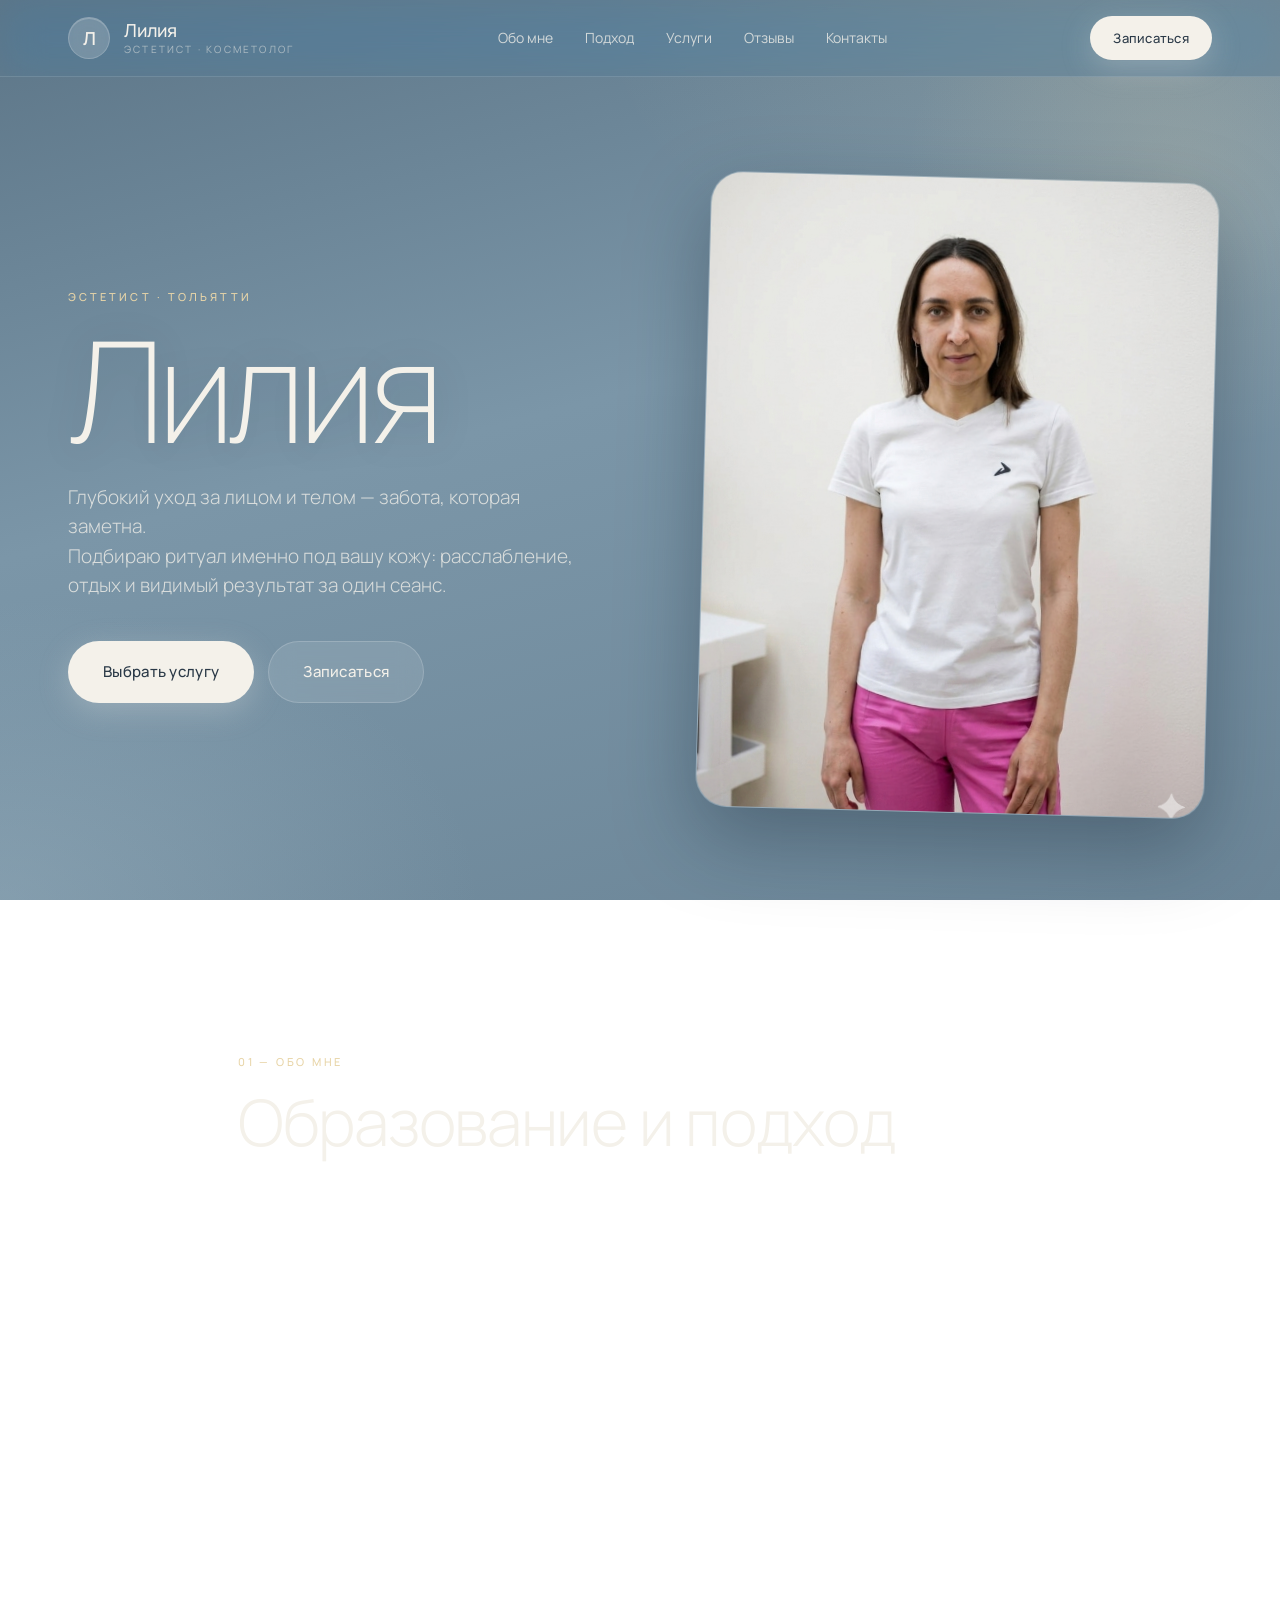
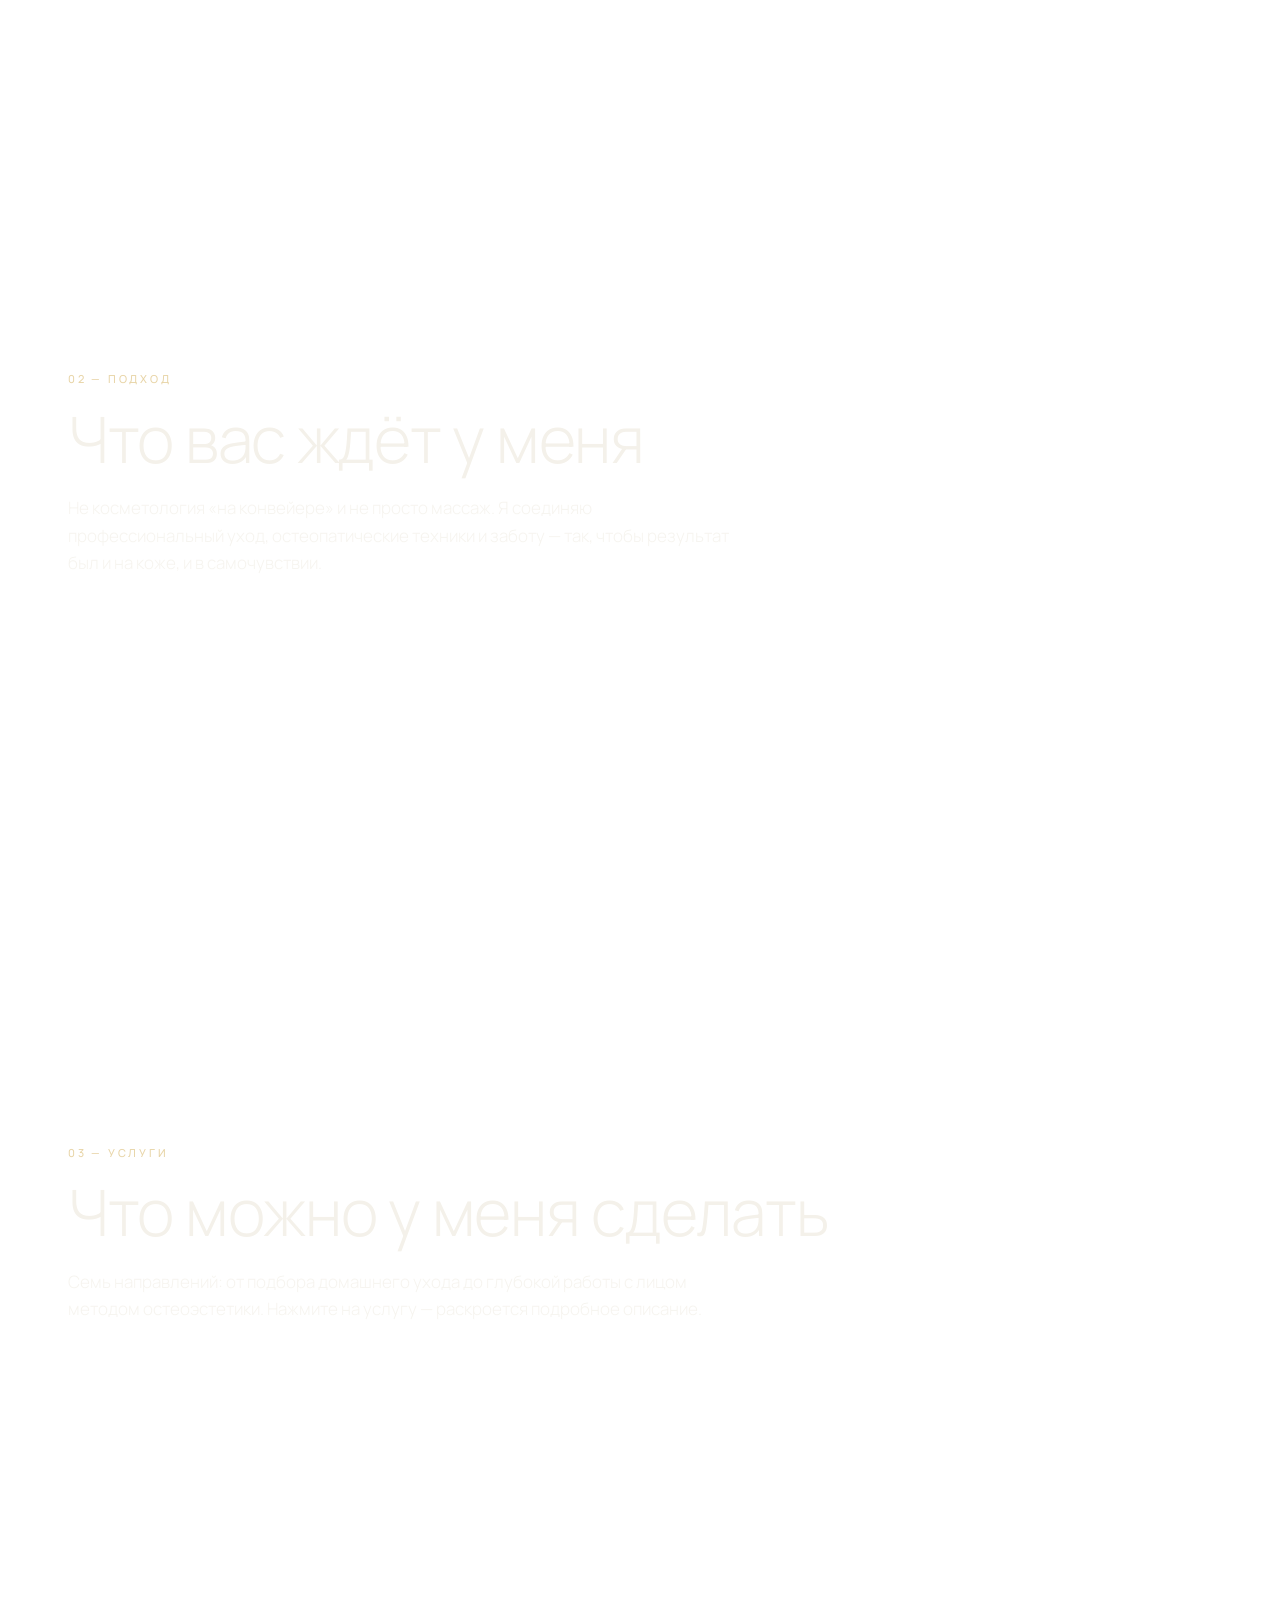
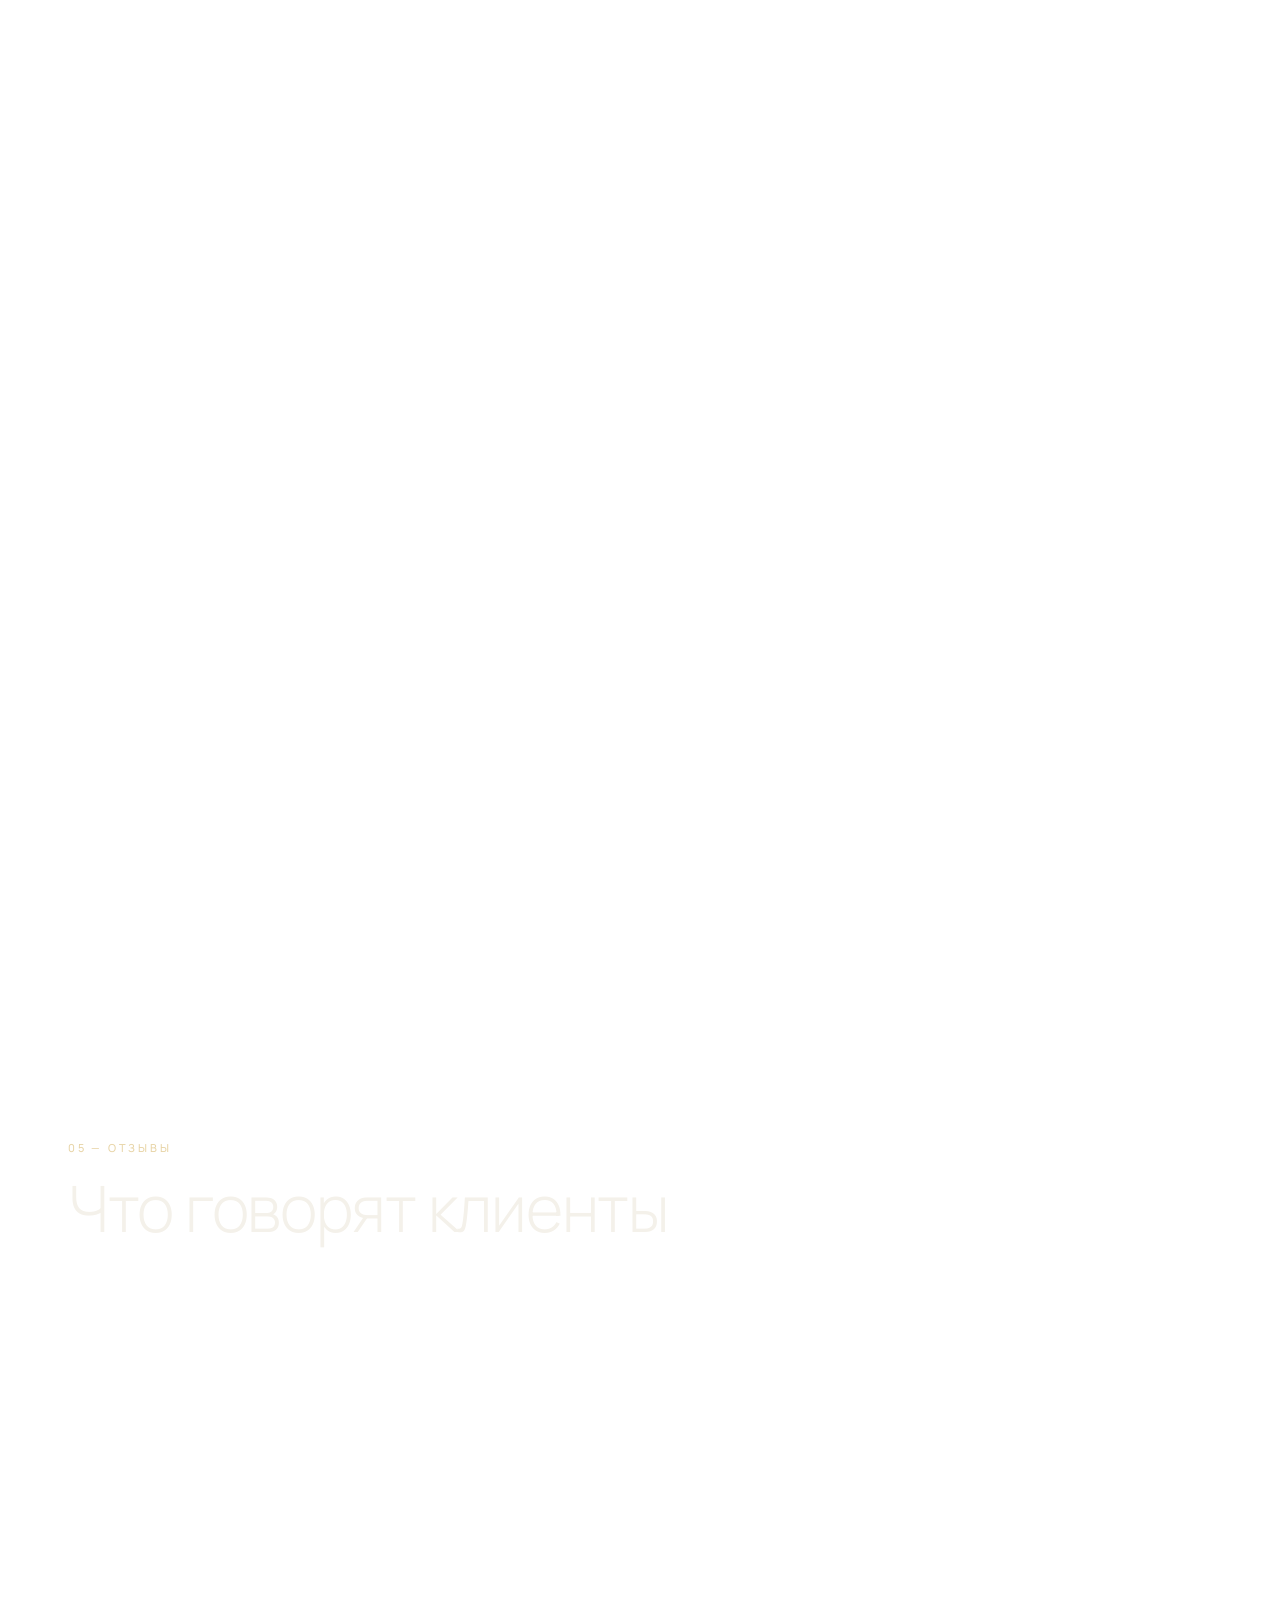
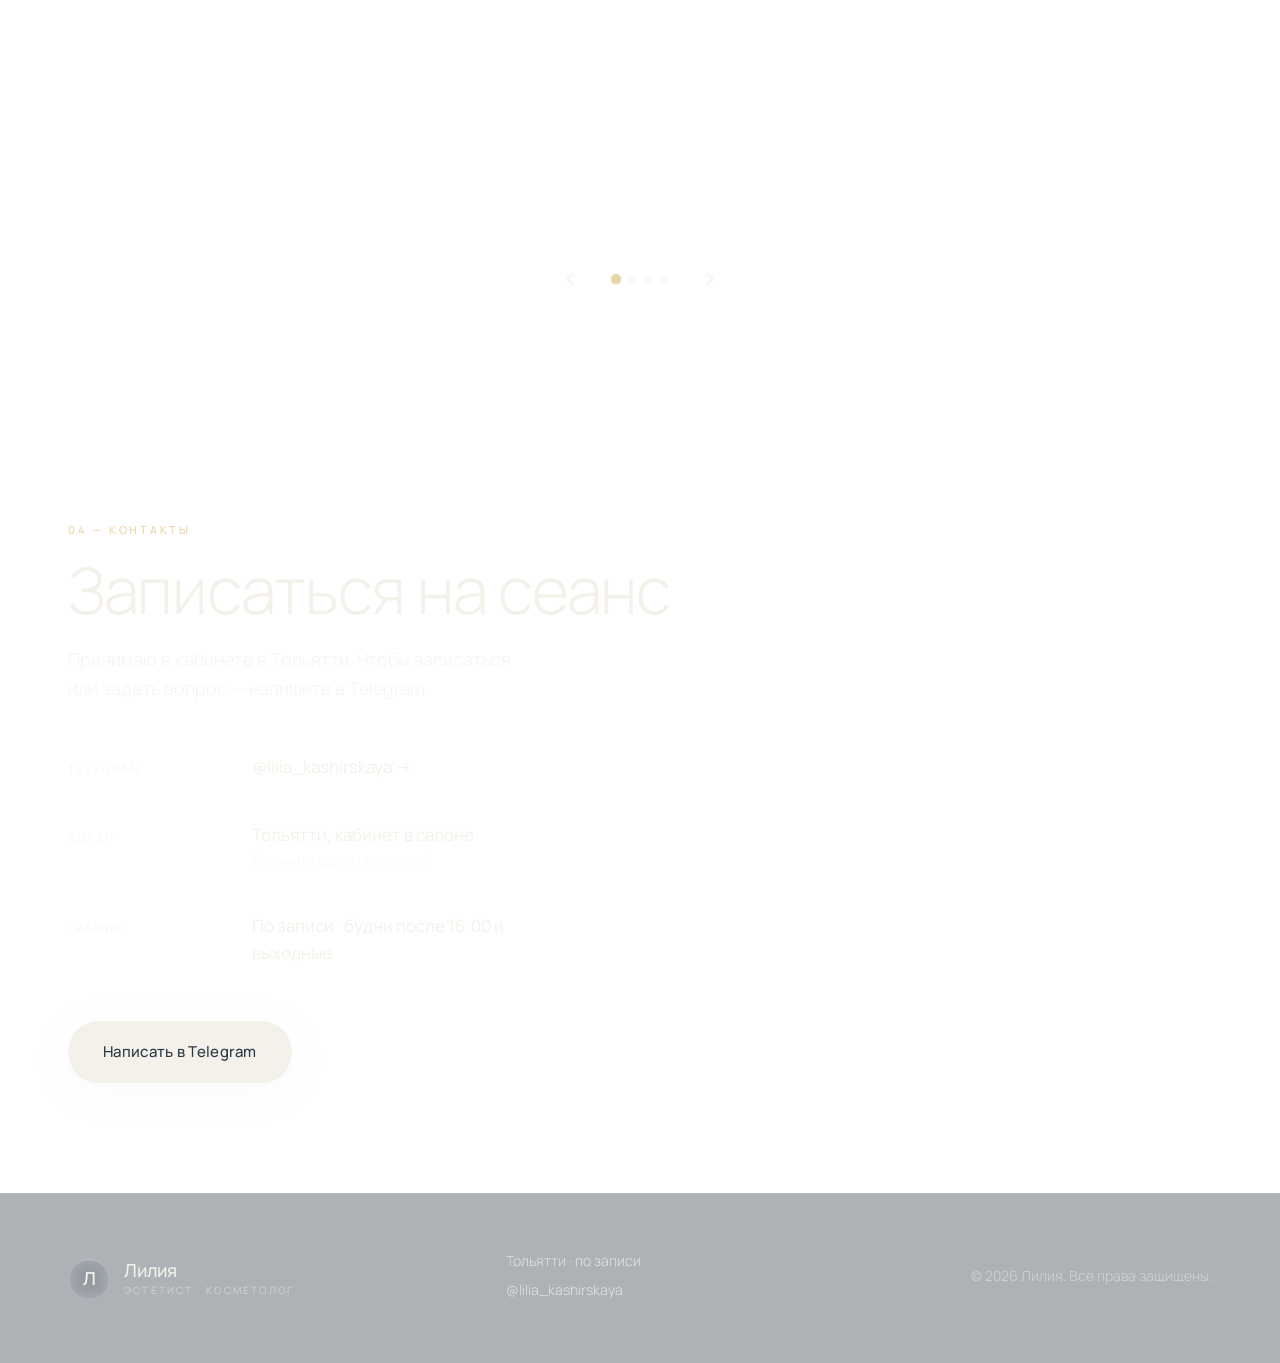
<file: index.html>
<!DOCTYPE html>
<html lang="ru">
<head>
    <meta charset="UTF-8">
    <meta name="viewport" content="width=device-width, initial-scale=1.0">
    <title>Лилия — эстетист-косметолог | Тольятти</title>
    <meta name="description" content="Лилия — эстетист, провизор. Подбор домашнего ухода, лимфодренаж, пилинги, чистка лица, карбокситерапия, остеоэстетика. Тольятти.">
    <link rel="preconnect" href="https://fonts.googleapis.com">
    <link rel="preconnect" href="https://fonts.gstatic.com" crossorigin>
    <link href="https://fonts.googleapis.com/css2?family=Manrope:wght@200;300;400;500;600;700&display=swap" rel="stylesheet">
    <link rel="stylesheet" href="styles.css">
</head>
<body>

<header class="header" id="header">
    <div class="container header__inner">
        <a href="#top" class="logo">
            <span class="logo__mark">Л</span>
            <span class="logo__text">Лилия<small>эстетист · косметолог</small></span>
        </a>

        <nav class="nav" id="nav">
            <a href="#about" class="nav__link">Обо мне</a>
            <a href="#offer" class="nav__link">Подход</a>
            <a href="#services" class="nav__link">Услуги</a>
            <a href="#reviews" class="nav__link">Отзывы</a>
            <a href="#contacts" class="nav__link">Контакты</a>
        </nav>

        <a href="#contacts" class="btn btn--primary header__cta">Записаться</a>

        <button class="burger" id="burger" aria-label="Меню" aria-expanded="false">
            <span></span><span></span><span></span>
        </button>
    </div>
</header>

<main id="top">

    <!-- HERO -->
    <section class="hero">
        <div class="container hero__inner">
            <div class="hero__content">
                <p class="hero__eyebrow">Эстетист · Тольятти</p>
                <h1 class="hero__title">Лилия</h1>
                <p class="hero__sub">Глубокий уход за лицом и телом — забота, которая заметна.<br>Подбираю ритуал именно под вашу кожу: расслабление, отдых и видимый результат за один сеанс.</p>
                <div class="hero__actions">
                    <a href="#services" class="btn btn--primary btn--lg">Выбрать услугу</a>
                    <a href="#contacts" class="btn btn--ghost btn--lg">Записаться</a>
                </div>
            </div>
            <div class="hero__media">
                <img src="images/liliya_final.jpg" alt="Лилия — эстетист, косметолог" class="hero__photo" onerror="this.parentElement.classList.add('hero__media--placeholder'); this.style.display='none'">
                <div class="hero__placeholder">
                    <span>Фото<br>Лилии</span>
                </div>
            </div>
        </div>
    </section>

    <!-- ABOUT -->
    <section class="section" id="about">
        <div class="container container--narrow">
            <p class="eyebrow">01 — Обо мне</p>
            <h2 class="section__title">Образование и подход</h2>
            <ul class="about__list">
                <li>Эстетист — профильное образование</li>
                <li>Провизор — фармацевтическое образование, разбираюсь в составах косметики</li>
                <li>Полный курс специалиста по эстетическим уходам, пилингам и аппаратным методикам</li>
                <li>Использую остеопатические техники в работе с лицом — учитываю анатомию мышц, фасций и крепления тканей</li>
                <li>Принимаю женщин и мужчин в кабинете в Тольятти</li>
            </ul>
            <p class="about__lead">
                Работаю мягкими, безболезненными техниками. На сеансе вы не просто получаете процедуру —
                вы возвращаете себе время на отдых, чувствуете тело и кожу, выходите с ощущением, что о вас позаботились.
            </p>
        </div>
    </section>

    <!-- OFFER / USP -->
    <section class="section section--alt" id="offer">
        <div class="container">
            <p class="eyebrow">02 — Подход</p>
            <h2 class="section__title">Что вас ждёт у меня</h2>
            <p class="section__lead">Не косметология «на конвейере» и не просто массаж. Я соединяю профессиональный уход, остеопатические техники и заботу — так, чтобы результат был и на коже, и в самочувствии.</p>

            <div class="benefits">
                <article class="benefit">
                    <span class="benefit__num">01</span>
                    <h3>Индивидуально под вас</h3>
                    <p>Сначала разбираем запрос, тип кожи, образ жизни. Потом подбираю протокол и средства — не наоборот.</p>
                </article>
                <article class="benefit">
                    <span class="benefit__num">02</span>
                    <h3>Работа с первопричиной</h3>
                    <p>Учитываю анатомию: мышцы, фасции, лимфу, крепления. Поэтому результат держится дольше, чем после обычного массажа.</p>
                </article>
                <article class="benefit">
                    <span class="benefit__num">03</span>
                    <h3>Без боли и реабилитации</h3>
                    <p>Мягкие техники, малоинвазивные составы, быстрый возврат к обычной жизни — без выпадения из социальной активности.</p>
                </article>
                <article class="benefit">
                    <span class="benefit__num">04</span>
                    <h3>Время на себя</h3>
                    <p>На сеансе клиенты восстанавливаются и расслабляются — многие говорят, что чувствуют себя как после хорошего СПА.</p>
                </article>
            </div>
        </div>
    </section>

    <!-- SERVICES -->
    <section class="section" id="services">
        <div class="container">
            <p class="eyebrow">03 — Услуги</p>
            <h2 class="section__title">Что можно у меня сделать</h2>
            <p class="section__lead">Семь направлений: от подбора домашнего ухода до глубокой работы с лицом методом остеоэстетики. Нажмите на услугу — раскроется подробное описание.</p>

            <div class="services">

                <!-- 1 -->
                <details class="service">
                    <summary class="service__summary">
                        <span class="service__num">01</span>
                        <span class="service__head">
                            <span class="service__title">Подбор средств для домашнего ухода</span>
                            <span class="service__meta">Офлайн · 1 час</span>
                        </span>
                        <span class="service__price">2 500 ₽<small>средства оплачиваются отдельно</small></span>
                        <span class="service__chev" aria-hidden="true">+</span>
                    </summary>
                    <div class="service__body">
                        <div class="service__col">
                            <h4>О процедуре</h4>
                            <ul>
                                <li>Индивидуальный подход и решение конкретных задач, которые волнуют вас</li>
                                <li>Подбор средств по типу кожи, её состоянию и решаемым задачам</li>
                                <li>Поддержание здоровья кожи: увлажнение, питание, обновление клеток</li>
                                <li>Уход за отдельными зонами: область глаз, декольте, Т-зона</li>
                                <li>Подбор ежедневного ухода для женщин и мужчин</li>
                                <li>Регулярный ритуал заботы о себе — время, посвящённое себе</li>
                            </ul>
                        </div>
                        <div class="service__col">
                            <h4>Как проходит</h4>
                            <ol>
                                <li>Определяем запрос и решаемую задачу</li>
                                <li>Анамнез: разбираем уже существующий уход</li>
                                <li>Определяем тип и состояние кожи</li>
                                <li>Оцениваем средства: что оставить, убрать, добавить</li>
                                <li>Подбираем необходимые средства, обсуждаем особенности</li>
                                <li>Протокол ухода — «тактильное знакомство» с продуктами</li>
                                <li>Заказ и покупка выбранных средств</li>
                            </ol>
                        </div>
                        <div class="service__col">
                            <h4>Результат</h4>
                            <ul>
                                <li>Понимание особенностей своей кожи и её потребностей</li>
                                <li>Уход с учётом сезонности и времени года</li>
                                <li>Подбор для всего лица и отдельных зон (глаза, шея, декольте)</li>
                                <li>Улучшение состояния кожи при регулярном уходе</li>
                                <li>Готовый ритуал правильного и эффективного ухода дома</li>
                            </ul>
                        </div>
                        <div class="service__cta">
                            <a href="#contacts" class="btn btn--primary">Записаться на подбор</a>
                        </div>
                    </div>
                </details>

                <!-- 2 -->
                <details class="service">
                    <summary class="service__summary">
                        <span class="service__num">02</span>
                        <span class="service__head">
                            <span class="service__title">Лимфодренаж всего тела</span>
                            <span class="service__meta">Офлайн · 1,5 часа</span>
                        </span>
                        <span class="service__price">
                            <span class="service__price-row"><s>2 500 ₽</s> <strong>2 000 ₽</strong> <small>первый сеанс</small></span>
                            <span class="service__price-row">2 500 ₽ <small>повторный</small></span>
                            <span class="service__price-row"><s>10 000 ₽</s> <strong>9 000 ₽</strong> <small>курс из 4</small></span>
                        </span>
                        <span class="service__chev" aria-hidden="true">+</span>
                    </summary>
                    <div class="service__body">
                        <div class="service__col">
                            <h4>О процедуре</h4>
                            <ul>
                                <li>Улучшение детоксикации организма, выведение токсинов</li>
                                <li>Особенно показано после отравления, болезни, приёма лекарств</li>
                                <li>Уменьшение отёков и объёмов за счёт снятия застоя лимфы</li>
                                <li>Улучшение микроциркуляции и качества кожи</li>
                                <li>Подготовка к косметологическим и массажным сеансам — усиливает их эффект</li>
                                <li>Медленные, плавные, безболезненные движения — успокоение и релаксация</li>
                                <li>Особенно полезно при сидячей работе и малоподвижном образе жизни</li>
                            </ul>
                        </div>
                        <div class="service__col">
                            <h4>Как проходит</h4>
                            <ol>
                                <li>Работа со всеми диафрагмами тела</li>
                                <li>Освобождение венозного угла (ключицы, шея)</li>
                                <li>Освобождение тока лимфы в области головы и шеи</li>
                                <li>Грудобрюшная диафрагма — снятие напряжения, включение в работу</li>
                                <li>Формирование правильного паттерна дыхания</li>
                                <li>Работа с брюшной стенкой, паховой областью, подколенным пространством</li>
                                <li>Прокачка тока лимфы по всему телу</li>
                            </ol>
                        </div>
                        <div class="service__col">
                            <h4>Результат</h4>
                            <ul>
                                <li>Выведение токсинов, «очищение» организма</li>
                                <li>Снятие ограничений по ходу тока лимфы</li>
                                <li>Улучшение качества кожи, уменьшение отёчности тканей</li>
                                <li>Расслабление тела и нервной системы</li>
                                <li>Поддержка сердечно-сосудистой, иммунной, эндокринной систем</li>
                            </ul>
                        </div>
                        <div class="service__cta">
                            <a href="#contacts" class="btn btn--primary">Записаться на лимфодренаж</a>
                        </div>
                    </div>
                </details>

                <!-- 3 -->
                <details class="service">
                    <summary class="service__summary">
                        <span class="service__num">03</span>
                        <span class="service__head">
                            <span class="service__title">Уходовая процедура за лицом</span>
                            <span class="service__meta">Офлайн · 1–1,5 часа</span>
                        </span>
                        <span class="service__price">2 500 ₽</span>
                        <span class="service__chev" aria-hidden="true">+</span>
                    </summary>
                    <div class="service__body">
                        <div class="service__col">
                            <h4>О процедуре</h4>
                            <ul>
                                <li>Индивидуальный подход к решению эстетических задач</li>
                                <li>Интенсивная проработка профессиональными средствами</li>
                                <li>Подбор средств по типу и состоянию кожи</li>
                                <li>Забота о себе и поддержание здоровья кожи</li>
                                <li>Работа с учётом анатомии — нанесение по массажным линиям</li>
                                <li>Для мужчин — деликатный уход за зоной бритья</li>
                            </ul>
                        </div>
                        <div class="service__col">
                            <h4>Как проходит</h4>
                            <ol>
                                <li>Определяем запрос, при необходимости корректируем акценты</li>
                                <li>Определяем тип и состояние кожи</li>
                                <li>Подбираем средства, обсуждаем протокол</li>
                                <li>Демакияж и умывание</li>
                                <li>Глубокое очищение</li>
                                <li>Лимфодренаж: венозный угол, шея, голова</li>
                                <li>Лёгкий массаж / пилинг / маска (по запросу)</li>
                                <li>Тонизация и завершающий уход (сыворотка, крем)</li>
                            </ol>
                        </div>
                        <div class="service__col">
                            <h4>Результат</h4>
                            <ul>
                                <li>Сияние кожи и ухоженный вид</li>
                                <li>Свежий, отдохнувший вид лица</li>
                                <li>Увлажнение и питание кожи</li>
                                <li>Обновление клеток и улучшение рельефа</li>
                                <li>Приятные тактильные ощущения и релакс</li>
                                <li>Время «на себя» с пользой и заботой о теле</li>
                            </ul>
                        </div>
                        <div class="service__cta">
                            <a href="#contacts" class="btn btn--primary">Записаться на уход</a>
                        </div>
                    </div>
                </details>

                <!-- 4 -->
                <details class="service">
                    <summary class="service__summary">
                        <span class="service__num">04</span>
                        <span class="service__head">
                            <span class="service__title">Осмотическая чистка лица</span>
                            <span class="service__meta">Офлайн · 1 час</span>
                        </span>
                        <span class="service__price">3 000 ₽</span>
                        <span class="service__chev" aria-hidden="true">+</span>
                    </summary>
                    <div class="service__body">
                        <div class="service__col">
                            <h4>О процедуре</h4>
                            <ul>
                                <li>Глубокое очищение — безболезненно и неинвазивно</li>
                                <li>Улучшение микрорельефа кожи и обновление клеток</li>
                                <li>Улучшение цвета лица, питания и трофики тканей</li>
                                <li>Лучшее проникновение косметики в более глубокие слои</li>
                                <li>Отдых и релакс во время процедуры</li>
                                <li>Регулярная гигиена лица для женщин и мужчин</li>
                            </ul>
                        </div>
                        <div class="service__col">
                            <h4>Как проходит</h4>
                            <ol>
                                <li>Демакияж и умывание</li>
                                <li>Первый этап очищения специальными средствами</li>
                                <li>Второй этап — нанесение состава для глубокого очищения</li>
                                <li>УЗ-чистка</li>
                                <li>Смывание остатков средства, тонизация</li>
                                <li>Маска</li>
                                <li>Завершающий уход (сыворотка, крем)</li>
                            </ol>
                        </div>
                        <div class="service__col">
                            <h4>Результат</h4>
                            <ul>
                                <li>Улучшение качества кожи и цвета лица</li>
                                <li>Свежий, ухоженный вид</li>
                                <li>Чистая кожа без жирного блеска</li>
                                <li>Уменьшение комедонов</li>
                                <li>Сужение пор и уменьшение чёрных точек</li>
                                <li>Отдых и расслабление во время процедуры</li>
                            </ul>
                        </div>
                        <div class="service__cta">
                            <a href="#contacts" class="btn btn--primary">Записаться на чистку</a>
                        </div>
                    </div>
                </details>

                <!-- 5 -->
                <details class="service">
                    <summary class="service__summary">
                        <span class="service__num">05</span>
                        <span class="service__head">
                            <span class="service__title">Пилинги</span>
                            <span class="service__meta">Офлайн · 1 час</span>
                        </span>
                        <span class="service__price">2 500 – 3 500 ₽</span>
                        <span class="service__chev" aria-hidden="true">+</span>
                    </summary>
                    <div class="service__body">
                        <div class="service__col">
                            <h4>О процедуре</h4>
                            <ul>
                                <li>Всесезонные поверхностные и сезонные (осень-зима) более глубокие</li>
                                <li>Подготовка к пилингам — мягкое введение в курс</li>
                                <li>Малоинвазивные составы</li>
                                <li>Быстрая реабилитация без выпадения из социально-активной жизни</li>
                                <li>Сужение пор, увлажнение, уменьшение морщин и пигментных пятен</li>
                            </ul>
                        </div>
                        <div class="service__col">
                            <h4>Как проходит</h4>
                            <ol>
                                <li>Анамнез, определяем задачи на сеанс/курс</li>
                                <li>Выбираем стратегию и тактику курса</li>
                                <li>Демакияж, умывание, поверхностное очищение</li>
                                <li>Нанесение основного состава с приёмами усиления</li>
                                <li>Смывка состава</li>
                                <li>Маска</li>
                                <li>Завершающий уход (сыворотка, крем)</li>
                            </ol>
                        </div>
                        <div class="service__col">
                            <h4>Результат</h4>
                            <ul>
                                <li>Устранение эстетических дефектов кожи</li>
                                <li>Улучшение рельефа, лифтинг кожи (подтянутый овал лица)</li>
                                <li>Уменьшение пигментации, анти-эйдж эффект</li>
                                <li>Увлажнение и улучшение питания кожи</li>
                                <li>Синтез коллагена — улучшение плотности кожи</li>
                            </ul>
                        </div>
                        <div class="service__cta">
                            <a href="#contacts" class="btn btn--primary">Записаться на пилинг</a>
                        </div>
                    </div>
                </details>

                <!-- 6 -->
                <details class="service">
                    <summary class="service__summary">
                        <span class="service__num">06</span>
                        <span class="service__head">
                            <span class="service__title">Карбокситерапия</span>
                            <span class="service__meta">Офлайн · 1 час</span>
                        </span>
                        <span class="service__price">
                            <span class="service__price-row"><s>3 000 ₽</s> <strong>2 500 ₽</strong> <small>первый сеанс</small></span>
                            <span class="service__price-row">3 000 ₽ <small>повторный</small></span>
                            <span class="service__price-row"><s>12 000 ₽</s> <strong>10 000 ₽</strong> <small>курс из 4</small></span>
                        </span>
                        <span class="service__chev" aria-hidden="true">+</span>
                    </summary>
                    <div class="service__body">
                        <div class="service__col">
                            <h4>О процедуре</h4>
                            <ul>
                                <li>Улучшение качества кожи и внешнего вида</li>
                                <li>Свежий вид лица</li>
                                <li>Улучшение микроциркуляции и кровообращения</li>
                                <li>Стимуляция регенерации тканей</li>
                                <li>Улучшение клеточного метаболизма</li>
                                <li>Усиление выработки коллагена и эластина</li>
                            </ul>
                        </div>
                        <div class="service__col">
                            <h4>Как проходит</h4>
                            <ol>
                                <li>Анамнез и осмотр кожи</li>
                                <li>Обсуждение решаемых задач</li>
                                <li>Демакияж, умывание</li>
                                <li>Нанесение специального состава и активатора</li>
                                <li>Выдержка состава на лице определённое время</li>
                                <li>Смывка, тонизация</li>
                                <li>Маска и финишный уход (сыворотка, крем)</li>
                            </ol>
                        </div>
                        <div class="service__col">
                            <h4>Результат</h4>
                            <ul>
                                <li>Улучшение плотности и эластичности кожи</li>
                                <li>Уменьшение мимических морщин</li>
                                <li>Уменьшение пигментации</li>
                                <li>Улучшение цвета лица и питания тканей</li>
                                <li>Свежая, «напитанная изнутри» кожа</li>
                            </ul>
                        </div>
                        <div class="service__cta">
                            <a href="#contacts" class="btn btn--primary">Записаться на карбокситерапию</a>
                        </div>
                    </div>
                </details>

                <!-- 7 -->
                <details class="service">
                    <summary class="service__summary">
                        <span class="service__num">07</span>
                        <span class="service__head">
                            <span class="service__title">Сеанс остеоэстетики</span>
                            <span class="service__meta">Офлайн · 1,5 часа</span>
                        </span>
                        <span class="service__price">
                            <span class="service__price-row"><s>2 500 ₽</s> <strong>2 000 ₽</strong> <small>первый сеанс</small></span>
                            <span class="service__price-row">2 500 ₽ <small>повторный</small></span>
                            <span class="service__price-row"><s>10 000 ₽</s> <strong>8 000 ₽</strong> <small>курс из 4</small></span>
                        </span>
                        <span class="service__chev" aria-hidden="true">+</span>
                    </summary>
                    <div class="service__body">
                        <div class="service__col">
                            <h4>О процедуре</h4>
                            <ul>
                                <li>Определение первопричин морщин, отёков, визуального старения</li>
                                <li>Лифтинг и подтяжка лица, чёткий овал</li>
                                <li>Улучшение питания тканей, свежесть лица, открытый взгляд</li>
                                <li>Прилив энергии, улучшение эмоционального состояния</li>
                                <li>Устранение отёчности и уменьшение морщин</li>
                                <li>Включение в работу неактивных мышц</li>
                                <li>Часть техник проводится интраорально (в перчатках)</li>
                            </ul>
                        </div>
                        <div class="service__col">
                            <h4>Как проходит</h4>
                            <ol>
                                <li>Определение запроса, анамнез</li>
                                <li>Диагностика тканей лица и тела (визуальная, пальпаторная, тесты)</li>
                                <li>Демакияж и умывание</li>
                                <li>Лимфодренаж и проработка всех диафрагм тела</li>
                                <li>Работа с нижней третью лица (шея, нижняя челюсть)</li>
                                <li>Работа со средней третью (верхняя челюсть, скулы, нос)</li>
                                <li>Работа с верхней третью (глаза, лоб, выходы тройничного нерва)</li>
                                <li>Работа с черепом и гармонизация всего организма</li>
                                <li>Ре-тест: что изменилось</li>
                                <li>Финишный уход (сыворотка, крем)</li>
                            </ol>
                        </div>
                        <div class="service__col">
                            <h4>Результат</h4>
                            <ul>
                                <li>Работа с первопричинами — кости, мышцы, фасции</li>
                                <li>Стойкий визуальный эффект с накопительным действием</li>
                                <li>Расслабление, как после СПА — клиенты отдыхают и восстанавливаются</li>
                                <li>Ощущение наполненности, целостности лица и тела</li>
                                <li>Мягкие, приятные техники без боли</li>
                                <li>Результат держится дольше, чем от обычного массажа</li>
                            </ul>
                        </div>
                        <div class="service__cta">
                            <a href="#contacts" class="btn btn--primary">Записаться на остеоэстетику</a>
                        </div>
                    </div>
                </details>

            </div>

            <div class="cta-band">
                <div class="cta-band__text">
                    <p>Не уверены, какая процедура подойдёт именно вам? Напишите — помогу выбрать.</p>
                </div>
                <a href="#contacts" class="btn btn--primary btn--lg">Связаться</a>
            </div>
        </div>
    </section>

    <!-- REVIEWS -->
    <section class="section" id="reviews">
        <div class="container">
            <p class="eyebrow">05 — Отзывы</p>
            <h2 class="section__title">Что говорят клиенты</h2>

            <div class="reviews-carousel" id="reviewsCarousel">
                <div class="reviews-track" id="reviewsTrack">

                    <div class="review-card">
                        <div class="review-card__quote">&ldquo;</div>
                        <p class="review-card__text">Лиля, привет. Мне очень понравился вчерашний сеанс. Это что-то волшебное))) так с мои лицом еще никто не работал. После сеанса было такое расслабление! Впервые за наверное год, ушла зажатость в жевательных мышцах и перестал щелкать сустав. Мне кажется лицо прям расправилось и засияло ❤️ и спала сегодня так спокойно и крепко. Спасибо большое тебе 🙏</p>
                        <div class="review-card__author">
                            <span class="review-card__name">Клиентка</span>
                            <span class="review-card__service">Остеоэстетика</span>
                        </div>
                    </div>

                    <div class="review-card">
                        <div class="review-card__quote">&ldquo;</div>
                        <p class="review-card__text">Приветик, еще раз. я прям всю эту неделю старалась за своими ощущениями наблюдать. вот думаю, надо тебе все-таки написать. ну что-то, прям конкретно, что -то такого сильного я не почувствовала, ну, возможно, это потому, что у меня каких то там проблем не было до этого. то есть, я не страдала болями в спине, либо еще с чем то. что я по себе сейчас отмечаю, замечаю, что у меня как будто больше энергии, больше сил, внутренних, я легко и хорошо засыпаю,высыпаюсь. такое вот состояние, короче, как то так</p>
                        <div class="review-card__author">
                            <span class="review-card__name">Клиентка</span>
                            <span class="review-card__service">Остеоэстетика</span>
                        </div>
                    </div>

                    <div class="review-card">
                        <div class="review-card__quote">&ldquo;</div>
                        <p class="review-card__text">Привет после сеанса чувствую себя хорошо. Больше энергии как будто) по лицу заметила подтянулся овал и скулы как будто стали другие, более упругие что-ли и подтянутые. Спасибо, приду ещё 😊</p>
                        <div class="review-card__author">
                            <span class="review-card__name">Клиентка</span>
                            <span class="review-card__service">Уход за лицом</span>
                        </div>
                    </div>

                    <div class="review-card">
                        <div class="review-card__quote">&ldquo;</div>
                        <p class="review-card__text">Посетила остеосеанс. Много слышала раньше об этом от своих знакомых, коллег по работе, которые уже обращались с остеоэстетики. И усшила. Я сама долго думала и решилась. К Лиле. К ней я уж обращалась по косметологии: чистки лица и прочие процедуры. И всегда оставалась довольна. Наверное поэтому и сейчас решила пойти именно к ней, так как уху доверяю ей. Хочу отметить, что Лиля всегда делает все спокойно, бережно, аккуратно, относится к пациенту. После сеанса у меня появилось чувство «себя». Расслабилась. Правда! Расслабилась прям так. тело разливалось ещё несколько часов после сеанса, потом ясность в голове и появилось немного больше энергий, сил, особенно по утрам. думала Возраст и Весна. поэтому вот так 😊 Вывод такой: надо продолжать. Занимайтесь собой и своим телом, здоровьем -нужно. Будем работать!! Спасибо, Лиля! Она очень бережный наставник, подскажет, научит как правильно, без давления. Спасибо большое До новой встречи!</p>
                        <div class="review-card__author">
                            <span class="review-card__name">Клиентка</span>
                            <span class="review-card__service">Остеоэстетика</span>
                        </div>
                    </div>

                </div>

                <div class="reviews-controls">
                    <button class="reviews-btn" id="reviewsPrev" aria-label="Предыдущий отзыв">
                        <svg width="20" height="20" viewBox="0 0 20 20" fill="none"><path d="M12.5 15L7.5 10L12.5 5" stroke="currentColor" stroke-width="1.8" stroke-linecap="round" stroke-linejoin="round"/></svg>
                    </button>
                    <div class="reviews-dots" id="reviewsDots"></div>
                    <button class="reviews-btn" id="reviewsNext" aria-label="Следующий отзыв">
                        <svg width="20" height="20" viewBox="0 0 20 20" fill="none"><path d="M7.5 5L12.5 10L7.5 15" stroke="currentColor" stroke-width="1.8" stroke-linecap="round" stroke-linejoin="round"/></svg>
                    </button>
                </div>
            </div>
        </div>
    </section>

    <!-- CONTACTS -->
    <section class="section section--alt" id="contacts">
        <div class="container">
            <p class="eyebrow">04 — Контакты</p>
            <h2 class="section__title">Записаться на сеанс</h2>

            <div class="contacts">
                <div class="contacts__info">
                    <p class="contacts__lead">Принимаю в кабинете в Тольятти. Чтобы записаться или задать вопрос — напишите в Telegram.</p>

                    <ul class="contacts__list">
                        <li>
                            <span class="contacts__label">Telegram</span>
                            <a href="https://t.me/lilia_kashirskaya" target="_blank" rel="noopener" class="contacts__value">@lilia_kashirskaya →</a>
                        </li>
                        <li>
                            <span class="contacts__label">Адрес</span>
                            <span class="contacts__value">Тольятти, кабинет в салоне<br><small>(уточните адрес при записи)</small></span>
                        </li>
                        <li>
                            <span class="contacts__label">График</span>
                            <span class="contacts__value">По записи · будни после 16:00 и выходные</span>
                        </li>
                    </ul>

                    <a href="https://t.me/lilia_kashirskaya" target="_blank" rel="noopener" class="btn btn--primary btn--lg">Написать в Telegram</a>
                </div>
            </div>
        </div>
    </section>

</main>

<footer class="footer">
    <div class="container footer__inner">
        <div class="footer__col">
            <span class="logo logo--footer">
                <span class="logo__mark">Л</span>
                <span class="logo__text">Лилия<small>эстетист · косметолог</small></span>
            </span>
        </div>
        <div class="footer__col">
            <p>Тольятти · по записи</p>
            <p><a href="https://t.me/lilia_kashirskaya" target="_blank" rel="noopener">@lilia_kashirskaya</a></p>
        </div>
        <div class="footer__col footer__col--right">
            <p class="footer__copy">© <span id="year"></span> Лилия. Все права защищены.</p>
        </div>
    </div>
</footer>

<script src="script.js"></script>
</body>
</html>
</file>
<file: styles.css>
/* ====== Reset & base ====== */
*, *::before, *::after { box-sizing: border-box; }
html { scroll-behavior: smooth; }
body {
    margin: 0;
    font-family: 'Manrope', 'Inter', system-ui, -apple-system, Segoe UI, Roboto, sans-serif;
    font-weight: 300;
    color: var(--ink);
    background: var(--bg);
    line-height: 1.6;
    -webkit-font-smoothing: antialiased;
    text-rendering: optimizeLegibility;
    min-height: 100vh;
    overflow-x: hidden;
}
img { max-width: 100%; display: block; }
a { color: inherit; text-decoration: none; }
button { font-family: inherit; cursor: pointer; }

/* ====== Palette (cool slate blue / glass) ====== */
:root {
    --bg: #6B8597;                /* fallback */
    --bg-deep: #3F586B;           /* deeper blue for depth */
    --bg-light: #A5BCC9;          /* lighter blue for highlights */
    --ink: #F4F1EA;               /* warm cream — primary text */
    --ink-soft: rgba(244, 241, 234, 0.78);
    --ink-mute: rgba(244, 241, 234, 0.55);
    --line: rgba(255, 255, 255, 0.12);
    --line-strong: rgba(255, 255, 255, 0.22);
    --glass: rgba(255, 255, 255, 0.10);
    --glass-strong: rgba(255, 255, 255, 0.18);
    --glass-border: rgba(255, 255, 255, 0.18);
    --accent: #E8D5A8;            /* warm champagne accent */
    --accent-soft: #F0E4C7;
    --shadow-sm: 0 4px 20px rgba(20, 35, 50, .12);
    --shadow-md: 0 20px 60px rgba(20, 35, 50, .25);
    --shadow-glow: 0 0 80px rgba(255, 255, 255, .08);
    --radius: 20px;
    --radius-lg: 32px;
    --radius-pill: 999px;
    --container: 1200px;
    --blur: 24px;
}

/* Background — fixed gradient with subtle glow zones */
body {
    background:
        radial-gradient(900px 600px at 85% 0%, rgba(232, 213, 168, 0.12), transparent 55%),
        radial-gradient(800px 500px at 0% 100%, rgba(165, 188, 201, 0.35), transparent 60%),
        linear-gradient(165deg, #5C7587 0%, #7B96A8 45%, #6B8597 100%);
    background-attachment: fixed;
}

/* ====== Layout primitives ====== */
.container {
    width: 100%;
    max-width: var(--container);
    margin: 0 auto;
    padding: 0 28px;
    position: relative;
    z-index: 1;
}
.container--narrow { max-width: 860px; }

.section {
    padding: 110px 0;
    position: relative;
}

.eyebrow {
    text-transform: uppercase;
    letter-spacing: .25em;
    font-size: 11px;
    font-weight: 500;
    color: var(--accent);
    margin: 0 0 18px;
}
.section__title {
    font-family: 'Manrope', sans-serif;
    font-weight: 300;
    font-size: clamp(36px, 5.2vw, 64px);
    color: var(--ink);
    margin: 0 0 22px;
    line-height: 1.04;
    letter-spacing: -0.02em;
}
.section__lead {
    font-size: 17px;
    color: var(--ink-soft);
    max-width: 680px;
    margin: 0 0 56px;
    font-weight: 300;
}

/* ====== Buttons ====== */
.btn {
    display: inline-flex;
    align-items: center;
    justify-content: center;
    padding: 14px 26px;
    border-radius: var(--radius-pill);
    font-weight: 500;
    font-size: 14px;
    letter-spacing: .02em;
    border: 1px solid transparent;
    transition: background .25s, color .25s, border-color .25s, transform .15s, box-shadow .25s;
    white-space: nowrap;
    backdrop-filter: blur(12px);
    -webkit-backdrop-filter: blur(12px);
}
.btn--lg { padding: 18px 34px; font-size: 15px; }
.btn--primary {
    background: var(--ink);
    color: #2A3947;
    box-shadow: 0 8px 30px rgba(244, 241, 234, .25);
}
.btn--primary:hover {
    background: #fff;
    box-shadow: 0 12px 40px rgba(244, 241, 234, .4);
    transform: translateY(-1px);
}
.btn--ghost {
    background: var(--glass);
    color: var(--ink);
    border-color: var(--glass-border);
}
.btn--ghost:hover {
    background: var(--glass-strong);
    border-color: var(--line-strong);
}
.btn:active { transform: translateY(0); }

/* ====== Glass card mixin (applied via utility classes) ====== */
.glass {
    background: var(--glass);
    backdrop-filter: blur(var(--blur)) saturate(140%);
    -webkit-backdrop-filter: blur(var(--blur)) saturate(140%);
    border: 1px solid var(--glass-border);
    box-shadow: var(--shadow-md), inset 0 1px 0 rgba(255, 255, 255, 0.15);
}

/* ====== Header ====== */
.header {
    position: sticky;
    top: 0;
    z-index: 50;
    background: rgba(95, 120, 138, 0.35);
    backdrop-filter: blur(20px) saturate(160%);
    -webkit-backdrop-filter: blur(20px) saturate(160%);
    border-bottom: 1px solid var(--line);
}
.header__inner {
    display: flex;
    align-items: center;
    justify-content: space-between;
    gap: 24px;
    height: 76px;
}
.logo {
    display: inline-flex;
    align-items: center;
    gap: 14px;
}
.logo__mark {
    width: 42px;
    height: 42px;
    border-radius: 50%;
    background: var(--glass-strong);
    backdrop-filter: blur(10px);
    -webkit-backdrop-filter: blur(10px);
    border: 1px solid var(--glass-border);
    color: var(--ink);
    display: inline-grid;
    place-items: center;
    font-family: 'Manrope', sans-serif;
    font-weight: 600;
    font-size: 18px;
    letter-spacing: -0.02em;
    box-shadow: inset 0 1px 0 rgba(255, 255, 255, 0.2);
}
.logo__text {
    display: inline-flex;
    flex-direction: column;
    line-height: 1.1;
    font-family: 'Manrope', sans-serif;
    font-size: 18px;
    color: var(--ink);
    font-weight: 500;
    letter-spacing: -0.01em;
}
.logo__text small {
    font-family: 'Manrope', sans-serif;
    font-size: 10px;
    text-transform: uppercase;
    letter-spacing: .22em;
    color: var(--ink-mute);
    font-weight: 400;
    margin-top: 4px;
}
.nav {
    display: flex;
    gap: 32px;
}
.nav__link {
    font-size: 14px;
    color: var(--ink-soft);
    transition: color .2s;
    font-weight: 400;
}
.nav__link:hover { color: var(--ink); }
.header__cta { padding: 11px 22px; font-size: 13px; }
.burger {
    display: none;
    background: var(--glass);
    backdrop-filter: blur(10px);
    -webkit-backdrop-filter: blur(10px);
    border: 1px solid var(--glass-border);
    border-radius: var(--radius-pill);
    width: 40px;
    height: 40px;
    padding: 0;
    flex-direction: column;
    align-items: center;
    justify-content: center;
    gap: 5px;
}
.burger span {
    width: 18px; height: 1.5px; background: var(--ink); border-radius: 2px;
    transition: transform .25s, opacity .2s;
}

/* ====== Hero ====== */
.hero {
    padding: 100px 0 130px;
    position: relative;
    overflow: hidden;
}
.hero::before {
    content: '';
    position: absolute;
    top: -200px; right: -200px;
    width: 600px; height: 600px;
    border-radius: 50%;
    background: radial-gradient(circle, rgba(232, 213, 168, 0.18), transparent 65%);
    pointer-events: none;
}
.hero__inner {
    display: grid;
    grid-template-columns: 1.05fr .95fr;
    gap: 72px;
    align-items: center;
}
.hero__eyebrow {
    text-transform: uppercase;
    letter-spacing: .28em;
    font-size: 11px;
    font-weight: 500;
    color: var(--accent);
    margin: 0 0 20px;
}
.hero__title {
    font-family: 'Manrope', sans-serif;
    font-weight: 200;
    font-size: clamp(64px, 11vw, 152px);
    line-height: .92;
    margin: 0 0 28px;
    letter-spacing: -0.045em;
    color: var(--ink);
    text-shadow: 0 4px 40px rgba(20, 35, 50, .15);
}
.hero__sub {
    font-size: 19px;
    color: var(--ink-soft);
    max-width: 520px;
    margin: 0 0 40px;
    line-height: 1.55;
    font-weight: 300;
}
.hero__actions {
    display: flex;
    gap: 14px;
    flex-wrap: wrap;
}
.hero__media {
    position: relative;
    aspect-ratio: 4/5;
    border-radius: var(--radius-lg);
    overflow: hidden;
    background: var(--glass);
    backdrop-filter: blur(20px);
    -webkit-backdrop-filter: blur(20px);
    border: 1px solid var(--glass-border);
    box-shadow:
        0 30px 80px rgba(20, 35, 50, .35),
        inset 0 1px 0 rgba(255, 255, 255, .2);
    transform: rotate(1.5deg);
    transition: transform .4s ease;
}
.hero__media:hover { transform: rotate(0deg); }
.hero__photo {
    width: 100%; height: 100%;
    object-fit: cover;
}
.hero__placeholder {
    position: absolute; inset: 0;
    display: none;
    place-items: center;
    color: var(--ink-mute);
    font-family: 'Manrope', sans-serif;
    font-size: 22px;
    text-align: center;
}
.hero__media--placeholder .hero__placeholder { display: grid; }

/* ====== About ====== */
.about__list {
    list-style: none;
    padding: 0;
    margin: 0 0 32px;
    display: grid;
    gap: 14px;
}
.about__list li {
    position: relative;
    padding: 16px 22px 16px 48px;
    font-size: 16px;
    color: var(--ink-soft);
    border-radius: var(--radius);
    background: var(--glass);
    backdrop-filter: blur(16px);
    -webkit-backdrop-filter: blur(16px);
    border: 1px solid var(--glass-border);
    transition: background .2s, transform .2s;
}
.about__list li:hover {
    background: var(--glass-strong);
    transform: translateX(4px);
}
.about__list li::before {
    content: '';
    position: absolute;
    left: 22px; top: 22px;
    width: 8px; height: 8px;
    border-radius: 50%;
    background: var(--accent);
    box-shadow: 0 0 10px rgba(232, 213, 168, .6);
}
.about__lead {
    font-family: 'Manrope', sans-serif;
    font-weight: 300;
    font-size: 22px;
    line-height: 1.5;
    color: var(--ink);
    padding: 28px 30px;
    margin: 36px 0 0;
    border-radius: var(--radius);
    background: var(--glass);
    backdrop-filter: blur(20px);
    -webkit-backdrop-filter: blur(20px);
    border: 1px solid var(--glass-border);
    border-left: 3px solid var(--accent);
    letter-spacing: -0.01em;
}

/* ====== Benefits / Offer ====== */
.benefits {
    display: grid;
    grid-template-columns: repeat(auto-fit, minmax(240px, 1fr));
    gap: 18px;
    margin-top: 24px;
}
.benefit {
    background: var(--glass);
    backdrop-filter: blur(var(--blur)) saturate(140%);
    -webkit-backdrop-filter: blur(var(--blur)) saturate(140%);
    border: 1px solid var(--glass-border);
    padding: 32px 28px;
    border-radius: var(--radius);
    box-shadow: var(--shadow-sm), inset 0 1px 0 rgba(255, 255, 255, 0.12);
    transition: transform .25s, box-shadow .25s, background .25s;
}
.benefit:hover {
    transform: translateY(-4px);
    background: var(--glass-strong);
    box-shadow: var(--shadow-md), inset 0 1px 0 rgba(255, 255, 255, 0.18);
}
.benefit__num {
    display: inline-block;
    font-family: 'Manrope', sans-serif;
    font-weight: 400;
    font-size: 12px;
    color: var(--accent);
    margin-bottom: 18px;
    letter-spacing: .15em;
}
.benefit h3 {
    font-family: 'Manrope', sans-serif;
    font-weight: 400;
    font-size: 22px;
    margin: 0 0 12px;
    color: var(--ink);
    line-height: 1.2;
    letter-spacing: -0.01em;
}
.benefit p {
    margin: 0;
    color: var(--ink-soft);
    font-size: 15px;
    font-weight: 300;
}

/* ====== Services accordion ====== */
.services {
    display: grid;
    gap: 14px;
    margin-bottom: 56px;
}
.service {
    background: var(--glass);
    backdrop-filter: blur(var(--blur)) saturate(140%);
    -webkit-backdrop-filter: blur(var(--blur)) saturate(140%);
    border: 1px solid var(--glass-border);
    border-radius: var(--radius);
    overflow: hidden;
    transition: background .25s, box-shadow .25s;
    box-shadow: var(--shadow-sm), inset 0 1px 0 rgba(255, 255, 255, 0.10);
}
.service:hover { background: var(--glass-strong); }
.service[open] {
    background: var(--glass-strong);
    box-shadow: var(--shadow-md), inset 0 1px 0 rgba(255, 255, 255, 0.18);
}
.service__summary {
    list-style: none;
    cursor: pointer;
    padding: 26px 32px;
    display: grid;
    grid-template-columns: 56px 1fr auto 32px;
    gap: 26px;
    align-items: center;
    transition: background .15s;
}
.service__summary::-webkit-details-marker { display: none; }
.service__num {
    font-family: 'Manrope', sans-serif;
    font-weight: 300;
    font-size: 32px;
    color: var(--accent);
    text-align: center;
    letter-spacing: -0.02em;
}
.service__head { display: flex; flex-direction: column; gap: 6px; min-width: 0; }
.service__title {
    font-family: 'Manrope', sans-serif;
    font-weight: 400;
    font-size: 24px;
    color: var(--ink);
    line-height: 1.2;
    letter-spacing: -0.015em;
}
.service__meta {
    font-size: 12px;
    color: var(--ink-mute);
    text-transform: uppercase;
    letter-spacing: .15em;
    font-weight: 400;
}
.service__price {
    text-align: right;
    font-family: 'Manrope', sans-serif;
    font-weight: 400;
    font-size: 17px;
    color: var(--ink);
    display: flex;
    flex-direction: column;
    gap: 3px;
}
.service__price small {
    display: block;
    font-size: 10px;
    text-transform: uppercase;
    letter-spacing: .12em;
    color: var(--ink-mute);
    font-weight: 400;
    margin-left: 6px;
}
.service__price-row { display: flex; align-items: baseline; gap: 6px; justify-content: flex-end; }
.service__price-row s { color: var(--ink-mute); font-weight: 300; }
.service__price-row strong { color: var(--accent); font-weight: 500; }

.service__chev {
    width: 32px; height: 32px;
    border-radius: 50%;
    background: var(--glass-strong);
    backdrop-filter: blur(10px);
    -webkit-backdrop-filter: blur(10px);
    border: 1px solid var(--glass-border);
    color: var(--ink);
    display: grid;
    place-items: center;
    font-size: 18px;
    line-height: 1;
    font-weight: 300;
    transition: transform .3s, background .25s, border-color .25s;
}
.service[open] .service__chev {
    transform: rotate(45deg);
    background: var(--ink);
    color: #2A3947;
    border-color: transparent;
}

.service__body {
    padding: 0 32px 36px;
    display: grid;
    grid-template-columns: repeat(3, 1fr);
    gap: 40px;
    border-top: 1px solid var(--line);
    padding-top: 32px;
    margin-top: 4px;
}
.service__col h4 {
    font-family: 'Manrope', sans-serif;
    text-transform: uppercase;
    letter-spacing: .18em;
    font-size: 11px;
    font-weight: 500;
    color: var(--accent);
    margin: 0 0 16px;
}
.service__col ul, .service__col ol {
    margin: 0;
    padding-left: 18px;
    color: var(--ink-soft);
    font-size: 14.5px;
    line-height: 1.6;
    display: grid;
    gap: 8px;
    font-weight: 300;
}
.service__col ul { list-style: none; padding-left: 0; }
.service__col ul li {
    position: relative;
    padding-left: 18px;
}
.service__col ul li::before {
    content: '';
    position: absolute;
    left: 0; top: 9px;
    width: 5px; height: 5px;
    border-radius: 50%;
    background: var(--accent);
    box-shadow: 0 0 6px rgba(232, 213, 168, .5);
}
.service__col ol { padding-left: 22px; }
.service__col ol li::marker { color: var(--accent); font-weight: 500; }
.service__cta {
    grid-column: 1 / -1;
    margin-top: 8px;
    display: flex;
    justify-content: flex-start;
}

/* ====== CTA band ====== */
.cta-band {
    background: var(--glass-strong);
    backdrop-filter: blur(var(--blur)) saturate(140%);
    -webkit-backdrop-filter: blur(var(--blur)) saturate(140%);
    border: 1px solid var(--glass-border);
    border-radius: var(--radius-lg);
    padding: 40px 44px;
    display: flex;
    align-items: center;
    justify-content: space-between;
    gap: 24px;
    flex-wrap: wrap;
    box-shadow: var(--shadow-md), inset 0 1px 0 rgba(255, 255, 255, 0.18);
}
.cta-band__text { flex: 1 1 360px; }
.cta-band__text p {
    margin: 0;
    font-family: 'Manrope', sans-serif;
    font-weight: 300;
    font-size: 22px;
    color: var(--ink);
    line-height: 1.4;
    letter-spacing: -0.01em;
}

/* ====== Contacts ====== */
.contacts {
    display: grid;
    grid-template-columns: 0.85fr 1.15fr;
    gap: 64px;
    align-items: start;
}
.contacts__media {
    position: relative;
    aspect-ratio: 4/5;
    border-radius: var(--radius-lg);
    overflow: hidden;
    background: var(--glass);
    backdrop-filter: blur(20px);
    -webkit-backdrop-filter: blur(20px);
    border: 1px solid var(--glass-border);
    box-shadow: 0 30px 80px rgba(20, 35, 50, .3), inset 0 1px 0 rgba(255, 255, 255, .15);
    transform: rotate(-1deg);
    transition: transform .4s ease;
}
.contacts__media:hover { transform: rotate(0deg); }
.contacts__photo { width: 100%; height: 100%; object-fit: cover; }
.contacts__placeholder {
    position: absolute; inset: 0;
    display: none;
    place-items: center;
    color: var(--ink-mute);
    font-family: 'Manrope', sans-serif;
    font-size: 22px;
}
.contacts__media--placeholder .contacts__placeholder { display: grid; }

.contacts__lead {
    font-size: 18px;
    color: var(--ink-soft);
    margin: 0 0 32px;
    font-weight: 300;
}
.contacts__list {
    list-style: none;
    padding: 0;
    margin: 0 0 36px;
    display: grid;
    gap: 4px;
}
.contacts__list li {
    display: grid;
    grid-template-columns: 160px 1fr;
    gap: 24px;
    align-items: baseline;
    padding: 18px 0;
    border-bottom: 1px solid var(--line);
}
.contacts__label {
    font-size: 11px;
    text-transform: uppercase;
    letter-spacing: .2em;
    color: var(--ink-mute);
    font-weight: 500;
}
.contacts__value {
    font-size: 17px;
    color: var(--ink);
    transition: color .15s;
    font-weight: 400;
}
.contacts__value small { color: var(--ink-mute); font-size: 13px; display: block; margin-top: 2px; font-weight: 300; }
a.contacts__value:hover { color: var(--accent); }

/* ====== Footer ====== */
.footer {
    background: rgba(20, 35, 50, 0.35);
    backdrop-filter: blur(20px);
    -webkit-backdrop-filter: blur(20px);
    border-top: 1px solid var(--line);
    color: var(--ink-soft);
    padding: 56px 0;
}
.footer__inner {
    display: grid;
    grid-template-columns: 1.2fr 1fr 1fr;
    gap: 36px;
    align-items: center;
}
.footer .logo__text { color: var(--ink); }
.footer .logo__text small { color: var(--ink-mute); }
.footer__col p { margin: 0 0 6px; font-size: 14px; font-weight: 300; }
.footer__col--right { text-align: right; }
.footer__col--right a { display: inline-block; margin-bottom: 6px; }
.footer a:hover { color: var(--ink); }
.footer__copy { font-size: 12px; color: var(--ink-mute); margin-top: 8px; }

/* ====== Responsive ====== */
@media (max-width: 960px) {
    .nav, .header__cta { display: none; }
    .burger { display: inline-flex; }
    .nav.is-open {
        display: flex;
        position: absolute;
        top: 76px; left: 0; right: 0;
        background: rgba(95, 120, 138, 0.85);
        backdrop-filter: blur(20px);
        -webkit-backdrop-filter: blur(20px);
        flex-direction: column;
        padding: 22px 28px 28px;
        gap: 16px;
        border-bottom: 1px solid var(--line);
    }
    .hero { padding: 70px 0 90px; }
    .hero__inner { grid-template-columns: 1fr; gap: 56px; }
    .hero__media { max-width: 460px; margin: 0 auto; transform: rotate(0deg); }
    .section { padding: 80px 0; }
    .contacts { grid-template-columns: 1fr; gap: 48px; }
    .contacts__media { max-width: 460px; margin: 0 auto; transform: rotate(0deg); }
    .service__body { grid-template-columns: 1fr; gap: 24px; }
    .footer__inner { grid-template-columns: 1fr; text-align: center; gap: 24px; }
    .footer__col--right { text-align: center; }
    .logo--footer { justify-content: center; }
}

@media (max-width: 640px) {
    .container { padding: 0 20px; }
    .section { padding: 64px 0; }
    .service__summary {
        grid-template-columns: 40px 1fr 32px;
        gap: 16px;
        padding: 22px 22px;
    }
    .service__price {
        grid-column: 1 / -1;
        text-align: left;
        flex-direction: column;
        align-items: flex-start;
        margin-top: 10px;
        padding-top: 14px;
        border-top: 1px dashed var(--line);
    }
    .service__price-row { justify-content: flex-start; }
    .service__price small { margin-left: 0; }
    .service__body { padding: 24px 22px 28px; }
    .cta-band { padding: 28px; }
    .contacts__list li {
        grid-template-columns: 1fr;
        gap: 4px;
    }
    .hero__title { font-size: clamp(56px, 16vw, 96px); }
    .about__list li { padding: 16px 18px 16px 42px; }
    .about__list li::before { left: 18px; }
    .review-card { padding: 32px 28px; }
}

/* ====== Reviews carousel ====== */
.reviews-carousel {
    position: relative;
    overflow: hidden;
    border-radius: var(--radius-lg);
}

.reviews-track {
    display: flex;
    transition: transform 0.45s cubic-bezier(0.4, 0, 0.2, 1);
    will-change: transform;
}

.review-card {
    flex: 0 0 100%;
    background: var(--glass-strong);
    border: 1px solid var(--glass-border);
    backdrop-filter: blur(var(--blur));
    -webkit-backdrop-filter: blur(var(--blur));
    border-radius: var(--radius-lg);
    padding: 48px 52px;
    position: relative;
    display: flex;
    flex-direction: column;
    gap: 28px;
    box-shadow: var(--shadow-md);
}

.review-card__quote {
    font-family: Georgia, serif;
    font-size: 80px;
    line-height: 0.6;
    color: var(--accent);
    opacity: 0.7;
    user-select: none;
}

.review-card__text {
    font-size: 17px;
    line-height: 1.75;
    color: var(--ink);
    margin: 0;
    max-width: 780px;
}

.review-card__author {
    display: flex;
    align-items: center;
    gap: 12px;
    margin-top: 8px;
}

.review-card__name {
    font-size: 14px;
    font-weight: 600;
    color: var(--ink);
    text-transform: uppercase;
    letter-spacing: 0.08em;
}

.review-card__service {
    font-size: 13px;
    color: var(--accent);
    padding: 3px 12px;
    border: 1px solid rgba(232, 213, 168, 0.35);
    border-radius: var(--radius-pill);
}

.reviews-controls {
    display: flex;
    align-items: center;
    justify-content: center;
    gap: 20px;
    margin-top: 28px;
}

.reviews-btn {
    width: 44px;
    height: 44px;
    border-radius: 50%;
    border: 1px solid var(--glass-border);
    background: var(--glass);
    color: var(--ink);
    display: flex;
    align-items: center;
    justify-content: center;
    cursor: pointer;
    transition: background 0.2s, border-color 0.2s;
}

.reviews-btn:hover {
    background: var(--glass-strong);
    border-color: var(--line-strong);
}

.reviews-dots {
    display: flex;
    gap: 8px;
}

.reviews-dot {
    width: 8px;
    height: 8px;
    border-radius: 50%;
    background: var(--ink-mute);
    border: none;
    cursor: pointer;
    transition: background 0.2s, transform 0.2s;
    padding: 0;
}

.reviews-dot.is-active {
    background: var(--accent);
    transform: scale(1.3);
}

@media (max-width: 768px) {
    .review-card { padding: 32px 28px; }
}

@media (max-width: 640px) {
    .review-card { padding: 28px 22px; }
    .review-card__text { font-size: 15px; }
    .review-card__quote { font-size: 56px; }
}
</file>
